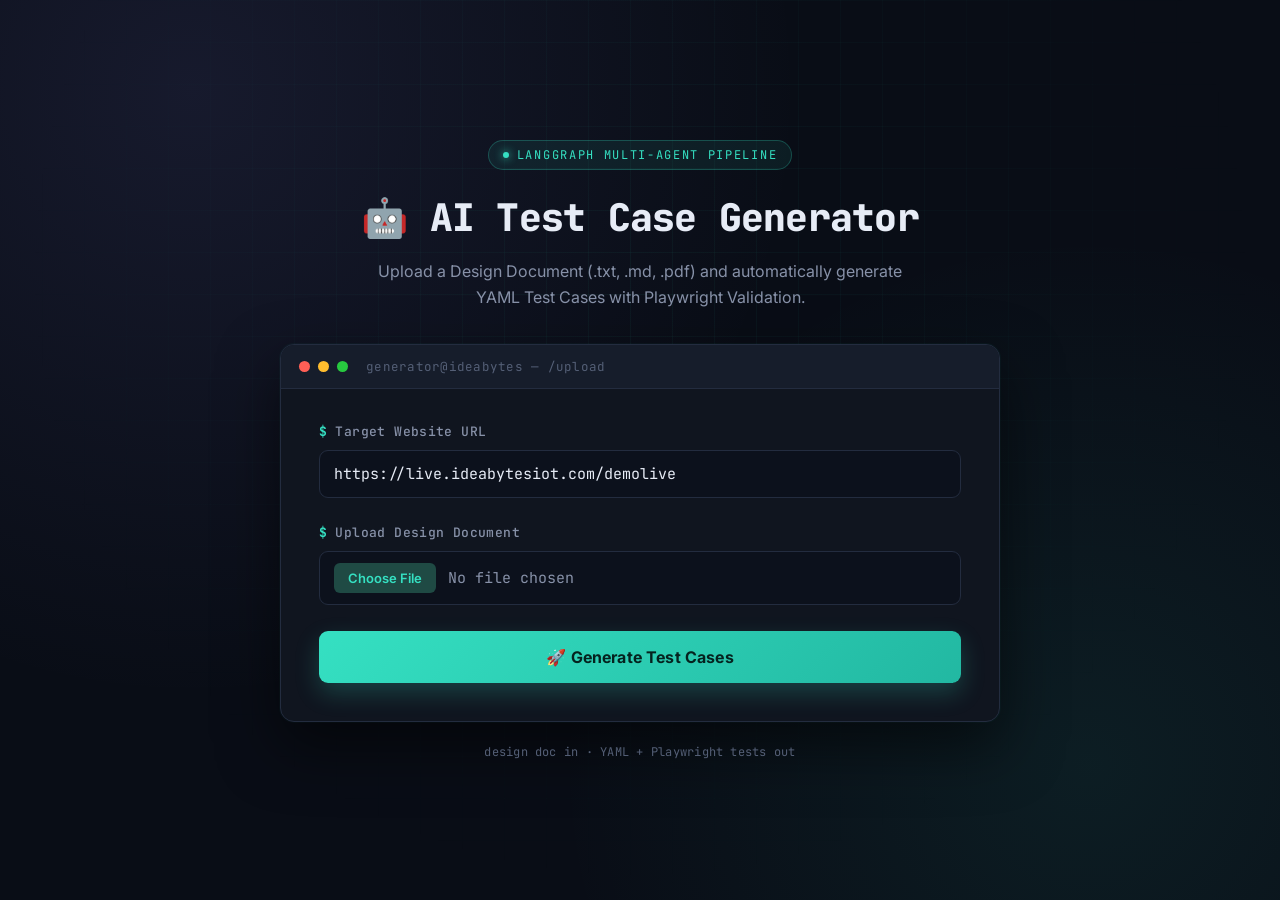
<file: app/templates/index.html>
<!DOCTYPE html>
<html lang="en">
 
<head>
    <meta charset="UTF-8">
    <meta name="viewport" content="width=device-width, initial-scale=1.0">
    <title>AI Test Case Generator</title>
 
    <link rel="preconnect" href="https://fonts.googleapis.com">
    <link rel="preconnect" href="https://fonts.gstatic.com" crossorigin>
    <link href="https://fonts.googleapis.com/css2?family=JetBrains+Mono:wght@400;500;600;700;800&family=Inter:wght@400;500;600;700&display=swap" rel="stylesheet">
 
    <style>
        :root {
            --bg-deep: #090d16;
            --bg-panel: #10151f;
            --bg-panel-raised: #161d2b;
            --border: #232c3f;
            --border-soft: #1b2230;
            --text-primary: #e7ecf6;
            --text-muted: #8791a8;
            --text-faint: #545f76;
            --accent-teal: #35e0c2;
            --accent-teal-dim: #1f4a44;
            --accent-amber: #f5b942;
            --accent-red: #ff6b6b;
            --accent-violet: #8f8bf7;
            --mono: 'JetBrains Mono', 'SFMono-Regular', Consolas, monospace;
            --sans: 'Inter', -apple-system, 'Segoe UI', sans-serif;
        }
 
        * {
            margin: 0;
            padding: 0;
            box-sizing: border-box;
        }
 
        html, body {
            height: 100%;
        }
 
        body {
            font-family: var(--sans);
            background:
                radial-gradient(circle at 15% 10%, rgba(143, 139, 247, 0.10), transparent 45%),
                radial-gradient(circle at 85% 85%, rgba(53, 224, 194, 0.08), transparent 40%),
                var(--bg-deep);
            min-height: 100vh;
            display: flex;
            justify-content: center;
            align-items: center;
            padding: 40px 24px;
            color: var(--text-primary);
            position: relative;
            overflow-x: hidden;
        }
 
        /* faint circuit-trace backdrop */
        body::before {
            content: "";
            position: fixed;
            inset: 0;
            pointer-events: none;
            background-image:
                linear-gradient(rgba(53, 224, 194, 0.05) 1px, transparent 1px),
                linear-gradient(90deg, rgba(53, 224, 194, 0.05) 1px, transparent 1px);
            background-size: 42px 42px;
            mask-image: radial-gradient(circle at 50% 30%, black, transparent 70%);
            -webkit-mask-image: radial-gradient(circle at 50% 30%, black, transparent 70%);
            z-index: 0;
        }
 
        .container {
            width: 100%;
            max-width: 720px;
            position: relative;
            z-index: 1;
        }
 
        .hero {
            text-align: center;
            margin-bottom: 34px;
        }
 
        .hero .eyebrow {
            display: inline-flex;
            align-items: center;
            gap: 8px;
            font-family: var(--mono);
            font-size: 12px;
            letter-spacing: 0.14em;
            text-transform: uppercase;
            color: var(--accent-teal);
            background: rgba(53, 224, 194, 0.08);
            border: 1px solid rgba(53, 224, 194, 0.25);
            padding: 6px 14px;
            border-radius: 999px;
            margin-bottom: 22px;
        }
 
        .hero .eyebrow .dot {
            width: 6px;
            height: 6px;
            border-radius: 50%;
            background: var(--accent-teal);
            box-shadow: 0 0 8px var(--accent-teal);
        }
 
        .hero h1 {
            font-family: var(--mono);
            font-weight: 800;
            font-size: 38px;
            letter-spacing: -0.02em;
            margin-bottom: 16px;
            color: var(--text-primary);
        }
 
        .hero p {
            font-size: 16px;
            color: var(--text-muted);
            line-height: 1.65;
            max-width: 540px;
            margin: 0 auto;
        }
 
        /* terminal window chrome around the card */
        .terminal {
            border-radius: 14px;
            background: var(--bg-panel);
            border: 1px solid var(--border);
            box-shadow:
                0 24px 60px rgba(0, 0, 0, 0.55),
                0 0 0 1px rgba(53, 224, 194, 0.04);
            overflow: hidden;
        }
 
        .terminal-titlebar {
            display: flex;
            align-items: center;
            gap: 8px;
            padding: 13px 18px;
            background: var(--bg-panel-raised);
            border-bottom: 1px solid var(--border);
        }
 
        .terminal-titlebar .tl-dot {
            width: 11px;
            height: 11px;
            border-radius: 50%;
        }
 
        .tl-dot.red { background: #ff5f56; }
        .tl-dot.amber { background: #ffbd2e; }
        .tl-dot.green { background: #27c93f; }
 
        .terminal-titlebar .tl-label {
            margin-left: 10px;
            font-family: var(--mono);
            font-size: 12.5px;
            color: var(--text-faint);
            letter-spacing: 0.02em;
        }
 
        .upload-card {
            padding: 34px 38px 38px;
        }
 
        .form-group {
            margin-bottom: 26px;
        }
 
        .form-group label {
            display: flex;
            align-items: center;
            gap: 8px;
            font-family: var(--mono);
            font-weight: 500;
            font-size: 13px;
            letter-spacing: 0.03em;
            margin-bottom: 10px;
            color: var(--text-muted);
        }
 
        .form-group label::before {
            content: "$";
            color: var(--accent-teal);
            font-weight: 700;
        }
 
        .form-group input[type="url"],
        .form-group input[type="file"] {
            width: 100%;
            padding: 13px 14px;
            background: #0c111c;
            border: 1px solid var(--border);
            border-radius: 9px;
            font-size: 15px;
            font-family: var(--mono);
            color: var(--text-primary);
            transition: border-color 0.2s ease, box-shadow 0.2s ease;
        }
 
        .form-group input[type="url"]::placeholder {
            color: var(--text-faint);
        }
 
        .form-group input[type="url"]:focus,
        .form-group input[type="file"]:focus {
            outline: none;
            border-color: var(--accent-teal);
            box-shadow: 0 0 0 3px rgba(53, 224, 194, 0.15);
        }
 
        .form-group input[type="file"] {
            padding: 11px 14px;
            color: var(--text-muted);
        }
 
        .form-group input[type="file"]::file-selector-button {
            font-family: var(--sans);
            font-weight: 600;
            font-size: 13px;
            padding: 7px 14px;
            margin-right: 12px;
            border: none;
            border-radius: 6px;
            background: var(--accent-teal-dim);
            color: var(--accent-teal);
            cursor: pointer;
        }
 
        button {
            width: 100%;
            padding: 16px;
            background: linear-gradient(135deg, var(--accent-teal), #22b8a2);
            color: #05231f;
            border: none;
            border-radius: 9px;
            font-family: var(--sans);
            font-size: 16px;
            font-weight: 700;
            letter-spacing: 0.01em;
            cursor: pointer;
            transition: transform 0.15s ease, box-shadow 0.2s ease;
            box-shadow: 0 10px 24px rgba(53, 224, 194, 0.22);
        }
 
        button:hover {
            transform: translateY(-2px);
            box-shadow: 0 14px 30px rgba(53, 224, 194, 0.32);
        }
 
        button:active {
            transform: scale(0.98);
        }
 
        .footnote {
            text-align: center;
            font-family: var(--mono);
            font-size: 12px;
            color: var(--text-faint);
            margin-top: 22px;
            letter-spacing: 0.02em;
        }
 
        @media (max-width: 768px) {
            .hero h1 {
                font-size: 28px;
            }
 
            .hero p {
                font-size: 15px;
            }
 
            .upload-card {
                padding: 26px 22px 30px;
            }
        }
    </style>
 
</head>
 
<body>
 
    <div class="container">
 
        <div class="hero">
            <span class="eyebrow"><span class="dot"></span>LangGraph multi-agent pipeline</span>
            <h1>🤖 AI Test Case Generator</h1>
 
            <p>
                Upload a Design Document (.txt, .md, .pdf) and automatically
                generate YAML Test Cases with Playwright Validation.
            </p>
        </div>
 
        <div class="terminal">
 
            <div class="terminal-titlebar">
                <span class="tl-dot red"></span>
                <span class="tl-dot amber"></span>
                <span class="tl-dot green"></span>
                <span class="tl-label">generator@ideabytes — /upload</span>
            </div>
 
            <div class="upload-card">
 
                <form action="/upload" method="POST" enctype="multipart/form-data">
 
                    <div class="form-group">
                        <label for="target_url">
                            Target Website URL
                        </label>
 
                        <input
                            type="url"
                            id="target_url"
                            name="target_url"
                            placeholder="https://live.ideabytesiot.com/demolive"
                            value="https://live.ideabytesiot.com/demolive"
                            required>
                    </div>
 
                    <div class="form-group">
                        <label for="file">
                            Upload Design Document
                        </label>
 
                        <input
                            type="file"
                            id="file"
                            name="file"
                            accept=".txt,.md,.pdf"
                            required>
                    </div>
 
                    <button type="submit">
                        🚀 Generate Test Cases
                    </button>
 
                </form>
 
            </div>
 
        </div>
 
        <p class="footnote">design doc in · YAML + Playwright tests out</p>
 
    </div>
 
</body>
 
</html>
</file>
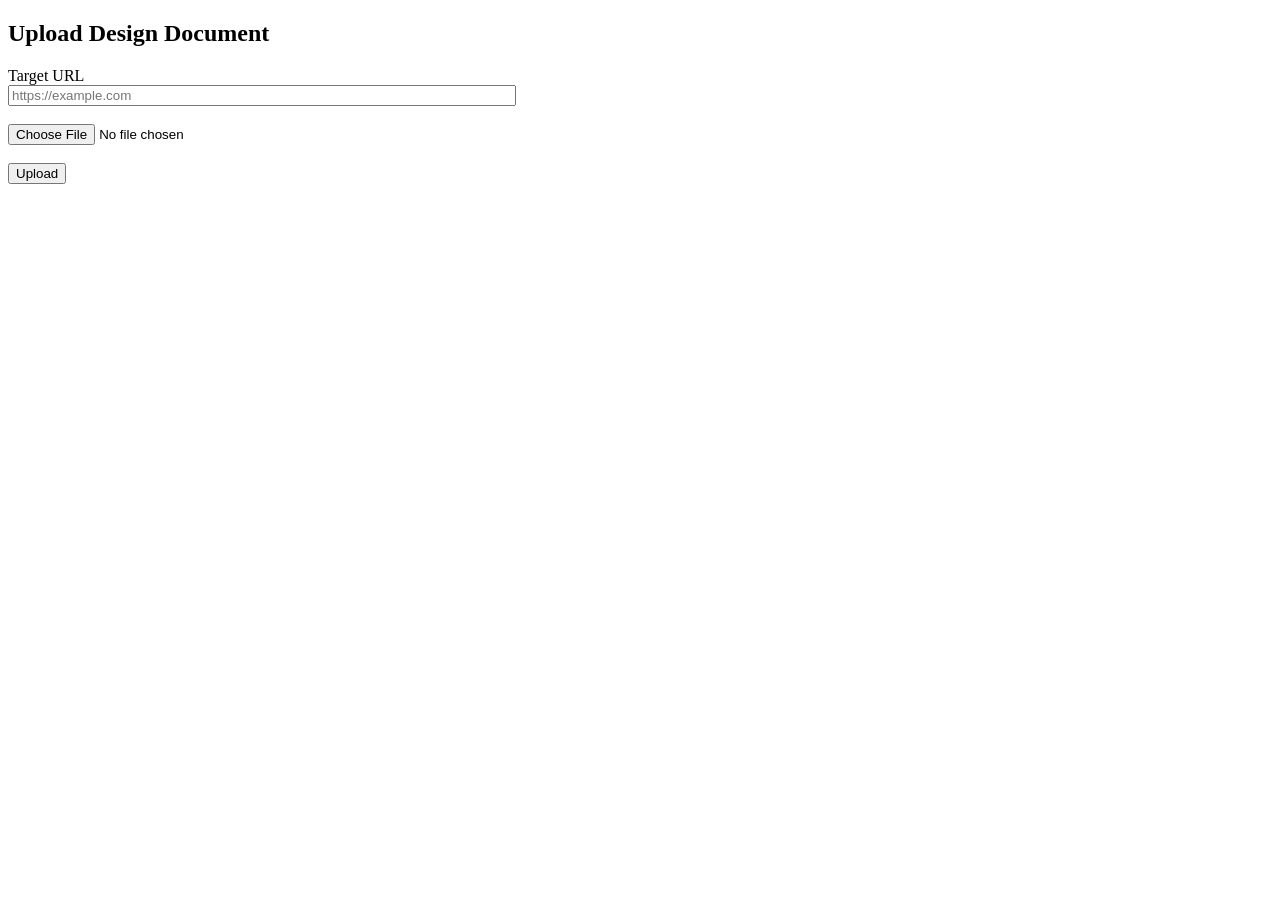
<file: app/templates/upload.html>
<!DOCTYPE html>
<html>
<head>
    <title>Upload Document</title>
</head>
<body>

<h2>Upload Design Document</h2>

<form action="/upload" method="post" enctype="multipart/form-data">

    <label>Target URL</label><br>
    <input
        type="text"
        name="target_url"
        placeholder="https://example.com"
        style="width:500px;"
    >

    <br><br>

    <input
        type="file"
        name="file"
        required
    >

    <br><br>

    <button type="submit">
        Upload
    </button>

</form>

</body>
</html>
</file>
